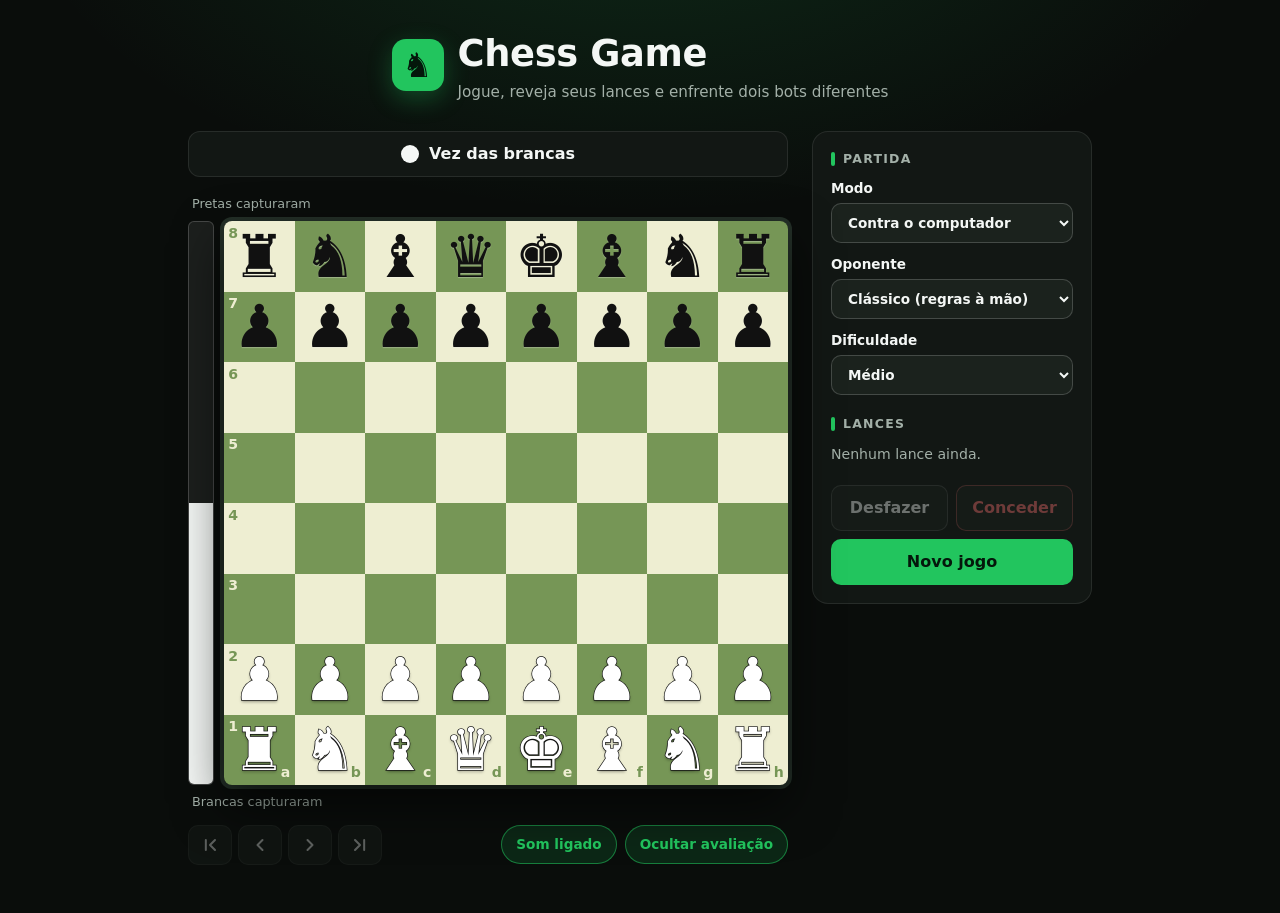
<file: index.html>
<!DOCTYPE html>
<html lang="en">
<head>
    <meta charset="UTF-8">
    <meta http-equiv="refresh" content="0; url=chessgame.html">
    <title>Chess Game</title>
    <link rel="canonical" href="chessgame.html">
</head>
<body>
    <p><a href="chessgame.html">Play Chess Game</a></p>
</body>
</html>
</file>
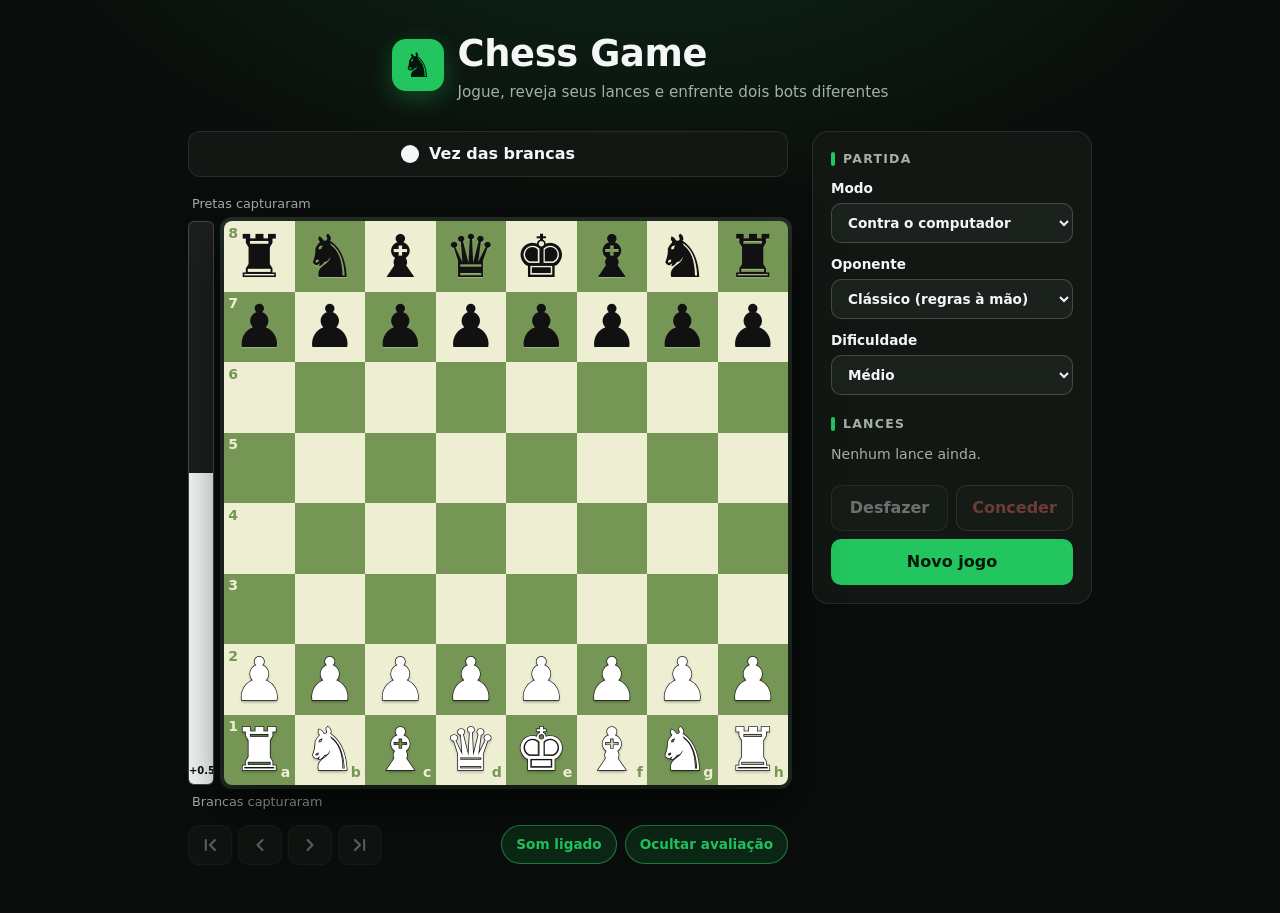
<file: chessgame.html>
<!DOCTYPE html>
<html lang="pt-BR">
<head>
    <meta charset="UTF-8">
    <meta name="viewport" content="width=device-width, initial-scale=1.0">
    <title>Chess Game</title>
    <link rel="stylesheet" href="chessgame.css">
</head>
<body>
    <main class="app">
        <header class="header">
            <span class="logo" aria-hidden="true">♞&#xFE0E;</span>
            <div>
                <h1>Chess Game</h1>
                <p class="subtitle">Jogue, reveja seus lances e enfrente dois bots diferentes</p>
            </div>
        </header>

        <section class="game">
            <div class="board-column">
                <div id="status" class="status" role="status" aria-live="polite"></div>

                <div class="captured" aria-label="Peças capturadas pelas pretas">
                    <span class="captured-label">Pretas capturaram</span>
                    <span id="captured-by-black" class="captured-pieces"></span>
                </div>

                <div id="board-area" class="board-area">
                    <div id="eval-bar" class="eval-bar" role="img" title="Avaliação do bot clássico (vantagem em peões)">
                        <div id="eval-fill" class="eval-fill"></div>
                        <span id="eval-label" class="eval-label"></span>
                    </div>

                    <div id="board-wrap" class="board-wrap">
                        <div id="chess-board" role="grid" aria-label="Tabuleiro de xadrez"></div>

                        <div id="promotion" class="overlay" hidden>
                            <div class="dialog" role="dialog" aria-label="Promoção do peão">
                                <p>Promover peão para:</p>
                                <div id="promotion-choices" class="promotion-choices"></div>
                            </div>
                        </div>

                        <div id="resign-confirm" class="overlay" hidden>
                            <div class="dialog" role="dialog" aria-labelledby="resign-title">
                                <h2 id="resign-title">Conceder a partida?</h2>
                                <p id="resign-text"></p>
                                <div class="dialog-actions">
                                    <button id="resign-cancel" class="btn" type="button">Cancelar</button>
                                    <button id="resign-ok" class="btn btn-danger" type="button">Conceder</button>
                                </div>
                            </div>
                        </div>

                        <div id="game-over" class="overlay" hidden>
                            <div class="dialog" role="dialog" aria-labelledby="game-over-title">
                                <h2 id="game-over-title"></h2>
                                <p id="game-over-text"></p>
                                <div class="dialog-actions">
                                    <button id="review-game" class="btn" type="button">Rever partida</button>
                                    <button id="play-again" class="btn btn-primary" type="button">Jogar novamente</button>
                                </div>
                            </div>
                        </div>
                    </div>
                </div>

                <div class="captured" aria-label="Peças capturadas pelas brancas">
                    <span class="captured-label">Brancas capturaram</span>
                    <span id="captured-by-white" class="captured-pieces"></span>
                </div>

                <div class="toolbar">
                    <div class="nav" role="group" aria-label="Navegar pelos lances">
                        <button id="nav-first" class="icon-btn" type="button" aria-label="Posição inicial" title="Posição inicial (Home)">
                            <svg viewBox="0 0 24 24" aria-hidden="true"><path d="M18 6l-6 6 6 6M7 6v12"/></svg>
                        </button>
                        <button id="nav-prev" class="icon-btn" type="button" aria-label="Lance anterior" title="Lance anterior (←)">
                            <svg viewBox="0 0 24 24" aria-hidden="true"><path d="M15 6l-6 6 6 6"/></svg>
                        </button>
                        <button id="nav-next" class="icon-btn" type="button" aria-label="Próximo lance" title="Próximo lance (→)">
                            <svg viewBox="0 0 24 24" aria-hidden="true"><path d="M9 6l6 6-6 6"/></svg>
                        </button>
                        <button id="nav-last" class="icon-btn" type="button" aria-label="Lance atual" title="Lance atual (End)">
                            <svg viewBox="0 0 24 24" aria-hidden="true"><path d="M6 6l6 6-6 6M17 6v12"/></svg>
                        </button>
                    </div>
                    <div class="chips">
                        <button id="toggle-sound" class="chip" type="button" aria-pressed="true">Som ligado</button>
                        <button id="toggle-eval" class="chip" type="button" aria-pressed="true">Ocultar avaliação</button>
                    </div>
                </div>
            </div>

            <aside class="panel">
                <section class="panel-section">
                    <h2>Partida</h2>
                    <div class="settings">
                        <label>
                            Modo
                            <select id="mode">
                                <option value="ai">Contra o computador</option>
                                <option value="pvp">Dois jogadores</option>
                            </select>
                        </label>
                        <label id="opponent-label">
                            Oponente
                            <select id="opponent">
                                <option value="classic">Clássico (regras à mão)</option>
                                <option value="ml">Neurônio (ML)</option>
                            </select>
                        </label>
                        <label id="level-label">
                            Dificuldade
                            <select id="level">
                                <option value="facil">Fácil</option>
                                <option value="medio" selected>Médio</option>
                                <option value="dificil">Difícil</option>
                            </select>
                        </label>
                    </div>
                    <details id="ml-info" class="ml-info" hidden>
                        <summary>O que o neurônio aprendeu</summary>
                        <p class="ml-hint">Valor de cada característica em peões (peão = 1). Ninguém escreveu esses números: eles saíram do treino com resultados de partidas.</p>
                        <ul id="ml-weights" class="ml-weights"></ul>
                    </details>
                </section>

                <section class="panel-section moves-section">
                    <h2>Lances</h2>
                    <ol id="moves" class="moves"></ol>
                    <p id="moves-empty" class="moves-empty">Nenhum lance ainda.</p>
                </section>

                <div class="actions">
                    <button id="undo" class="btn" type="button">Desfazer</button>
                    <button id="resign" class="btn btn-danger-outline" type="button">Conceder</button>
                    <button id="restart" class="btn btn-primary" type="button">Novo jogo</button>
                </div>
            </aside>
        </section>
    </main>

    <script src="chess-engine.js"></script>
    <script src="chess-ai.js"></script>
    <script src="chess-ml-weights.js"></script>
    <script src="chess-ml.js"></script>
    <script src="chessgame.js"></script>
</body>
</html>
</file>
<file: chessgame.css>
/* Identidade visual: preto (fundo), branco (texto e peças) e verde (marca e ações). */
:root {
    --black: #0a0d0b;
    --surface: #121714;
    --surface-2: #1b221d;
    --surface-3: #243028;
    --border: rgba(255, 255, 255, 0.09);
    --border-strong: rgba(255, 255, 255, 0.18);
    --white: #f4f7f5;
    --muted: #a3b0a8;
    --green: #22c55e;
    --green-hover: #4ade80;
    --green-deep: #15803d;
    --green-soft: rgba(34, 197, 94, 0.14);
    --on-green: #04170b;
    --danger: #f87171;
    --light-square: #eeeed2;
    --dark-square: #769656;
    --highlight: rgba(255, 255, 51, 0.5);
    --last-move: rgba(255, 255, 51, 0.32);
    --focus: #86efac;
}

* {
    box-sizing: border-box;
}

body {
    margin: 0;
    min-height: 100vh;
    color: var(--white);
    font-family: system-ui, -apple-system, "Segoe UI", Roboto, sans-serif;
    line-height: 1.4;
    background:
        radial-gradient(900px 500px at 50% -15%, rgba(34, 197, 94, 0.16), transparent 70%),
        var(--black);
}

button,
select {
    font: inherit;
}

:focus-visible {
    outline: 2px solid var(--focus);
    outline-offset: 2px;
}

.app {
    max-width: 1040px;
    margin: 0 auto;
    padding: 28px 16px 48px;
}

/* Cabeçalho */
.header {
    display: flex;
    align-items: center;
    justify-content: center;
    gap: 14px;
    margin-bottom: 28px;
}

.logo {
    display: grid;
    place-items: center;
    width: 52px;
    height: 52px;
    flex-shrink: 0;
    border-radius: 14px;
    background: var(--green);
    color: var(--on-green);
    font-size: 34px;
    line-height: 1;
    box-shadow: 0 8px 24px rgba(34, 197, 94, 0.3);
}

.header h1 {
    margin: 0;
    font-size: clamp(1.7rem, 4.5vw, 2.3rem);
    font-weight: 800;
    letter-spacing: -0.01em;
}

.subtitle {
    margin: 2px 0 0;
    color: var(--muted);
    font-size: 0.95rem;
}

.game {
    display: flex;
    flex-wrap: wrap;
    gap: 24px;
    justify-content: center;
    align-items: flex-start;
}

.board-column {
    flex: 1 1 340px;
    max-width: 600px;
    min-width: 0;
}

/* Status */
.status {
    display: flex;
    align-items: center;
    justify-content: center;
    gap: 10px;
    min-height: 46px;
    padding: 10px 14px;
    margin-bottom: 10px;
    border-radius: 12px;
    background: var(--surface);
    border: 1px solid var(--border);
    font-weight: 700;
}

.status::before {
    content: "";
    width: 14px;
    height: 14px;
    border-radius: 50%;
    border: 2px solid var(--border-strong);
    background: var(--white);
    flex-shrink: 0;
}

.status[data-turn="black"]::before {
    background: var(--black);
}

.status.alert {
    color: var(--danger);
    border-color: rgba(248, 113, 113, 0.45);
}

.status.end {
    color: var(--on-green);
    background: var(--green);
    border-color: transparent;
}

.status.end::before {
    border-color: var(--on-green);
}

.status.review {
    color: var(--green);
    border-color: rgba(34, 197, 94, 0.5);
    background: var(--green-soft);
}

/* Peças capturadas */
.captured {
    display: flex;
    align-items: center;
    gap: 8px;
    min-height: 34px;
    padding: 2px 4px;
    font-size: 0.8rem;
    color: var(--muted);
}

.captured-pieces {
    display: flex;
    flex-wrap: wrap;
    line-height: 1;
}

.captured-pieces .piece {
    font-size: 1.35rem;
    margin-right: -2px;
}

.captured-pieces .piece.white {
    -webkit-text-stroke: 1px #000;
}

/* Barra de avaliação + tabuleiro */
.board-area {
    display: grid;
    grid-template-columns: 26px 1fr;
    gap: 10px;
}

.board-area.no-eval {
    grid-template-columns: 1fr;
}

.eval-bar {
    position: relative;
    overflow: hidden;
    border-radius: 6px;
    background: #1c1f1d;
    border: 1px solid var(--border-strong);
}

.eval-bar[hidden] {
    display: none;
}

.eval-fill {
    position: absolute;
    left: 0;
    right: 0;
    bottom: 0;
    height: 50%;
    background: var(--white);
    transition: height 0.35s ease;
}

.eval-label {
    position: absolute;
    left: 0;
    right: 0;
    top: 6px;
    text-align: center;
    font-size: 0.62rem;
    font-weight: 800;
    font-variant-numeric: tabular-nums;
    color: var(--white);
}

.eval-bar.white-ahead .eval-label {
    top: auto;
    bottom: 6px;
    color: var(--black);
}

.board-wrap {
    position: relative;
    border-radius: 8px;
    overflow: hidden;
    box-shadow: 0 20px 50px rgba(0, 0, 0, 0.6), 0 0 0 4px var(--surface-3);
    transition: box-shadow 0.2s ease;
}

.board-wrap.reviewing {
    box-shadow: 0 20px 50px rgba(0, 0, 0, 0.6), 0 0 0 4px var(--green);
}

.board-wrap.reviewing .square {
    cursor: default;
}

#chess-board {
    display: grid;
    grid-template-columns: repeat(8, 1fr);
    grid-template-rows: repeat(8, 1fr);
    width: 100%;
    aspect-ratio: 1;
    container-type: inline-size;
}

.square {
    position: relative;
    display: flex;
    align-items: center;
    justify-content: center;
    min-width: 0;
    min-height: 0;
    padding: 0;
    margin: 0;
    border: 0;
    border-radius: 0;
    cursor: pointer;
    color: inherit;
}

.square.light { background: var(--light-square); }
.square.dark { background: var(--dark-square); }

.square.last-move::after,
.square.selected::after,
.square.in-check::after {
    content: "";
    position: absolute;
    inset: 0;
    pointer-events: none;
}

.square.last-move::after { background: var(--last-move); }
.square.selected::after { background: var(--highlight); }
.square.in-check::after {
    background: radial-gradient(circle, rgba(255, 0, 0, 0.9) 0%, rgba(230, 0, 0, 0.55) 40%, rgba(170, 0, 0, 0) 75%);
}

.square:focus-visible {
    outline: 3px solid #0ea5e9;
    outline-offset: -3px;
    z-index: 2;
}

/* Arrastar: sem rolagem da página ao tocar no tabuleiro */
.square {
    touch-action: none;
}

.square.drag-source .piece {
    opacity: 0.3;
}

.square.drag-over {
    box-shadow: inset 0 0 0 4px rgba(255, 255, 255, 0.85);
}

.piece.drag-ghost {
    position: fixed;
    z-index: 1000;
    display: flex;
    align-items: center;
    justify-content: center;
    pointer-events: none;
    cursor: grabbing;
    filter: drop-shadow(0 8px 10px rgba(0, 0, 0, 0.45));
}

/* Coordenadas */
.square[data-rank]::before,
.square[data-file]::after {
    position: absolute;
    font-size: 2.5cqw;
    font-weight: 800;
    pointer-events: none;
    z-index: 1;
}

.square[data-rank]::before {
    content: attr(data-rank);
    top: 4%;
    left: 6%;
}

.square[data-file]:not(.selected):not(.last-move):not(.in-check)::after {
    content: attr(data-file);
    right: 6%;
    bottom: 3%;
}

.square.light[data-rank]::before,
.square.light[data-file]::after { color: var(--dark-square); }
.square.dark[data-rank]::before,
.square.dark[data-file]::after { color: var(--light-square); }

/* Lances legais */
.square.target::before {
    content: "";
    position: absolute;
    width: 28%;
    height: 28%;
    border-radius: 50%;
    background: rgba(0, 0, 0, 0.2);
    pointer-events: none;
}

.square.target-capture::before {
    content: "";
    position: absolute;
    inset: 4%;
    border-radius: 50%;
    border: 0.9cqw solid rgba(0, 0, 0, 0.25);
    pointer-events: none;
}

/* Peças */
.piece {
    position: relative;
    z-index: 1;
    font-size: 10.5cqw;
    line-height: 1;
    user-select: none;
    pointer-events: none;
}

.piece.white {
    color: #ffffff;
    -webkit-text-stroke: 1.4px #1a1a1a;
    paint-order: stroke fill;
    text-shadow: 0 2px 3px rgba(0, 0, 0, 0.35);
}

.piece.black {
    color: #111111;
    text-shadow: 0 1px 1px rgba(255, 255, 255, 0.3);
}

/* Barra de ferramentas abaixo do tabuleiro */
.toolbar {
    display: flex;
    flex-wrap: wrap;
    align-items: center;
    justify-content: space-between;
    gap: 10px;
    margin-top: 6px;
}

.nav {
    display: flex;
    gap: 6px;
}

.icon-btn {
    display: grid;
    place-items: center;
    width: 44px;
    height: 40px;
    padding: 0;
    color: var(--white);
    background: var(--surface-2);
    border: 1px solid var(--border);
    border-radius: 10px;
    cursor: pointer;
    transition: background 0.12s ease, border-color 0.12s ease;
}

.icon-btn svg {
    width: 20px;
    height: 20px;
    fill: none;
    stroke: currentColor;
    stroke-width: 2.4;
    stroke-linecap: round;
    stroke-linejoin: round;
}

.icon-btn:hover:not(:disabled) {
    background: var(--surface-3);
    border-color: var(--green);
    color: var(--green);
}

.icon-btn:disabled {
    opacity: 0.35;
    cursor: not-allowed;
}

.chips {
    display: flex;
    flex-wrap: wrap;
    gap: 8px;
}

.chip {
    padding: 9px 14px;
    color: var(--muted);
    background: transparent;
    border: 1px solid var(--border-strong);
    border-radius: 999px;
    font-size: 0.85rem;
    font-weight: 600;
    cursor: pointer;
}

.chip[aria-pressed="true"] {
    color: var(--green);
    border-color: rgba(34, 197, 94, 0.55);
    background: var(--green-soft);
}

/* Overlays */
.overlay {
    position: absolute;
    inset: 0;
    display: flex;
    align-items: center;
    justify-content: center;
    background: rgba(5, 8, 6, 0.66);
    backdrop-filter: blur(2px);
    z-index: 5;
}

.overlay[hidden] {
    display: none;
}

.dialog {
    width: min(86%, 340px);
    padding: 24px 20px;
    text-align: center;
    background: var(--surface);
    border: 1px solid var(--border);
    border-top: 4px solid var(--green);
    border-radius: 14px;
    box-shadow: 0 20px 50px rgba(0, 0, 0, 0.55);
}

.dialog h2 {
    margin: 0 0 6px;
    font-size: 1.35rem;
}

.dialog p {
    margin: 0 0 18px;
    color: var(--muted);
}

.dialog-actions {
    display: flex;
    gap: 8px;
}

.promotion-choices {
    display: flex;
    justify-content: center;
    gap: 8px;
}

.choice {
    width: 62px;
    height: 62px;
    padding: 0;
    display: flex;
    align-items: center;
    justify-content: center;
    border: 2px solid transparent;
    border-radius: 10px;
    background: var(--light-square);
    cursor: pointer;
    container-type: inline-size;
    transition: transform 0.12s ease, border-color 0.12s ease;
}

.choice:hover,
.choice:focus-visible {
    transform: translateY(-2px);
    border-color: var(--green);
    outline: none;
}

.choice .piece {
    font-size: 70cqw;
}

/* Painel lateral */
.panel {
    flex: 0 1 280px;
    min-width: 250px;
    display: flex;
    flex-direction: column;
    gap: 20px;
    padding: 18px;
    background: var(--surface);
    border: 1px solid var(--border);
    border-radius: 16px;
}

.panel h2 {
    display: flex;
    align-items: center;
    gap: 8px;
    margin: 0 0 12px;
    font-size: 0.78rem;
    font-weight: 800;
    color: var(--muted);
    text-transform: uppercase;
    letter-spacing: 0.1em;
}

.panel h2::before {
    content: "";
    width: 4px;
    height: 14px;
    border-radius: 2px;
    background: var(--green);
}

.settings {
    display: grid;
    gap: 12px;
}

.settings label {
    display: grid;
    gap: 5px;
    font-size: 0.85rem;
    font-weight: 600;
    color: var(--white);
}

.settings label[hidden] {
    display: none;
}

.settings select {
    width: 100%;
    min-width: 0;
    padding: 10px 12px;
    color: var(--white);
    background: var(--surface-2);
    border: 1px solid var(--border-strong);
    border-radius: 10px;
    cursor: pointer;
}

.settings select:hover {
    border-color: var(--green);
}

/* Pesos do neurônio */
.ml-info {
    margin-top: 12px;
    padding: 10px 12px;
    background: var(--surface-2);
    border: 1px solid var(--border);
    border-radius: 10px;
    font-size: 0.82rem;
}

.ml-info[hidden] {
    display: none;
}

.ml-info summary {
    cursor: pointer;
    font-weight: 700;
    color: var(--green);
}

.ml-hint {
    margin: 8px 0;
    color: var(--muted);
}

.ml-weights {
    display: grid;
    gap: 7px;
    margin: 0;
    padding: 0;
    list-style: none;
}

.ml-weights li {
    display: grid;
    grid-template-columns: 1fr auto;
    gap: 3px 8px;
}

.ml-value {
    font-variant-numeric: tabular-nums;
    color: var(--muted);
}

.ml-bar {
    grid-column: 1 / -1;
    height: 4px;
    border-radius: 2px;
}

.ml-bar.positive { background: var(--green); }
.ml-bar.negative { background: var(--danger); }

/* Lista de lances */
.moves {
    position: relative;
    margin: 0;
    padding: 0;
    list-style: none;
    max-height: 300px;
    overflow-y: auto;
    counter-reset: move;
    font-variant-numeric: tabular-nums;
    font-size: 0.9rem;
}

.moves li {
    display: grid;
    grid-template-columns: 2.2rem 1fr 1fr;
    align-items: center;
    gap: 4px;
    padding: 2px 4px;
    border-radius: 6px;
    counter-increment: move;
}

.moves li::before {
    content: counter(move) ".";
    color: var(--muted);
}

.moves li:nth-child(odd) {
    background: rgba(255, 255, 255, 0.03);
}

.move {
    padding: 4px 6px;
    text-align: left;
    color: var(--white);
    background: transparent;
    border: 0;
    border-radius: 6px;
    cursor: pointer;
}

.move:hover {
    background: var(--surface-3);
}

.move.active {
    color: var(--on-green);
    background: var(--green);
    font-weight: 700;
}

.moves-empty {
    margin: 0;
    color: var(--muted);
    font-size: 0.88rem;
}

.moves-empty[hidden] {
    display: none;
}

/* Botões */
.actions {
    display: grid;
    grid-template-columns: 1fr 1fr;
    gap: 8px;
}

.actions .btn-primary {
    grid-column: 1 / -1;
}

.btn {
    flex: 1;
    padding: 11px 14px;
    font-weight: 700;
    color: var(--white);
    background: var(--surface-2);
    border: 1px solid var(--border-strong);
    border-radius: 10px;
    cursor: pointer;
    transition: background 0.12s ease, border-color 0.12s ease, transform 0.12s ease;
}

.btn:hover:not(:disabled) {
    background: var(--surface-3);
}

.btn:active:not(:disabled) {
    transform: translateY(1px);
}

.btn:disabled {
    opacity: 0.4;
    cursor: not-allowed;
}

.btn-primary {
    color: var(--on-green);
    background: var(--green);
    border-color: transparent;
}

.btn-primary:hover:not(:disabled) {
    background: var(--green-hover);
}

.btn-danger-outline {
    color: var(--danger);
    border-color: rgba(248, 113, 113, 0.45);
}

.btn-danger-outline:hover:not(:disabled) {
    background: rgba(248, 113, 113, 0.12);
}

.btn-danger {
    color: #1a0505;
    background: var(--danger);
    border-color: transparent;
}

.btn-danger:hover:not(:disabled) {
    background: #fca5a5;
}

@media (max-width: 680px) {
    .panel {
        flex-basis: 100%;
    }

    .header {
        justify-content: flex-start;
    }
}
</file>
